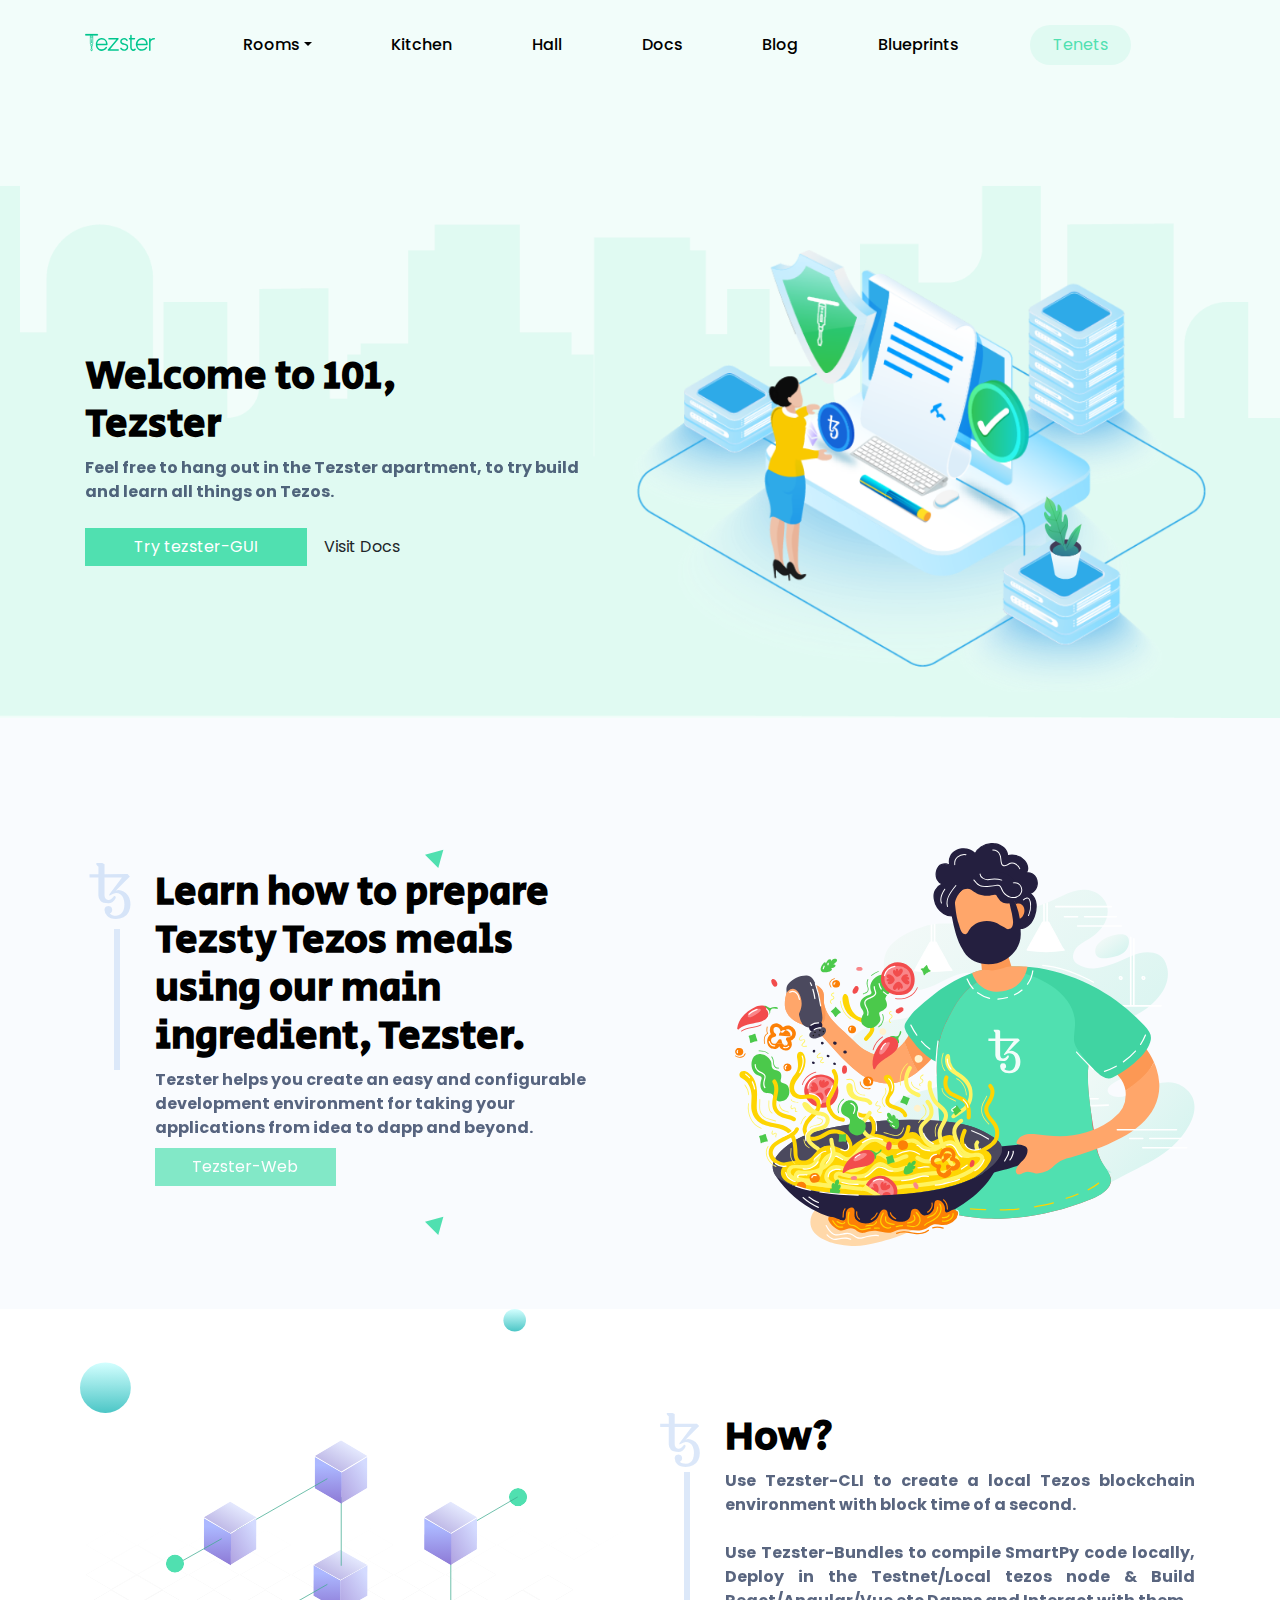
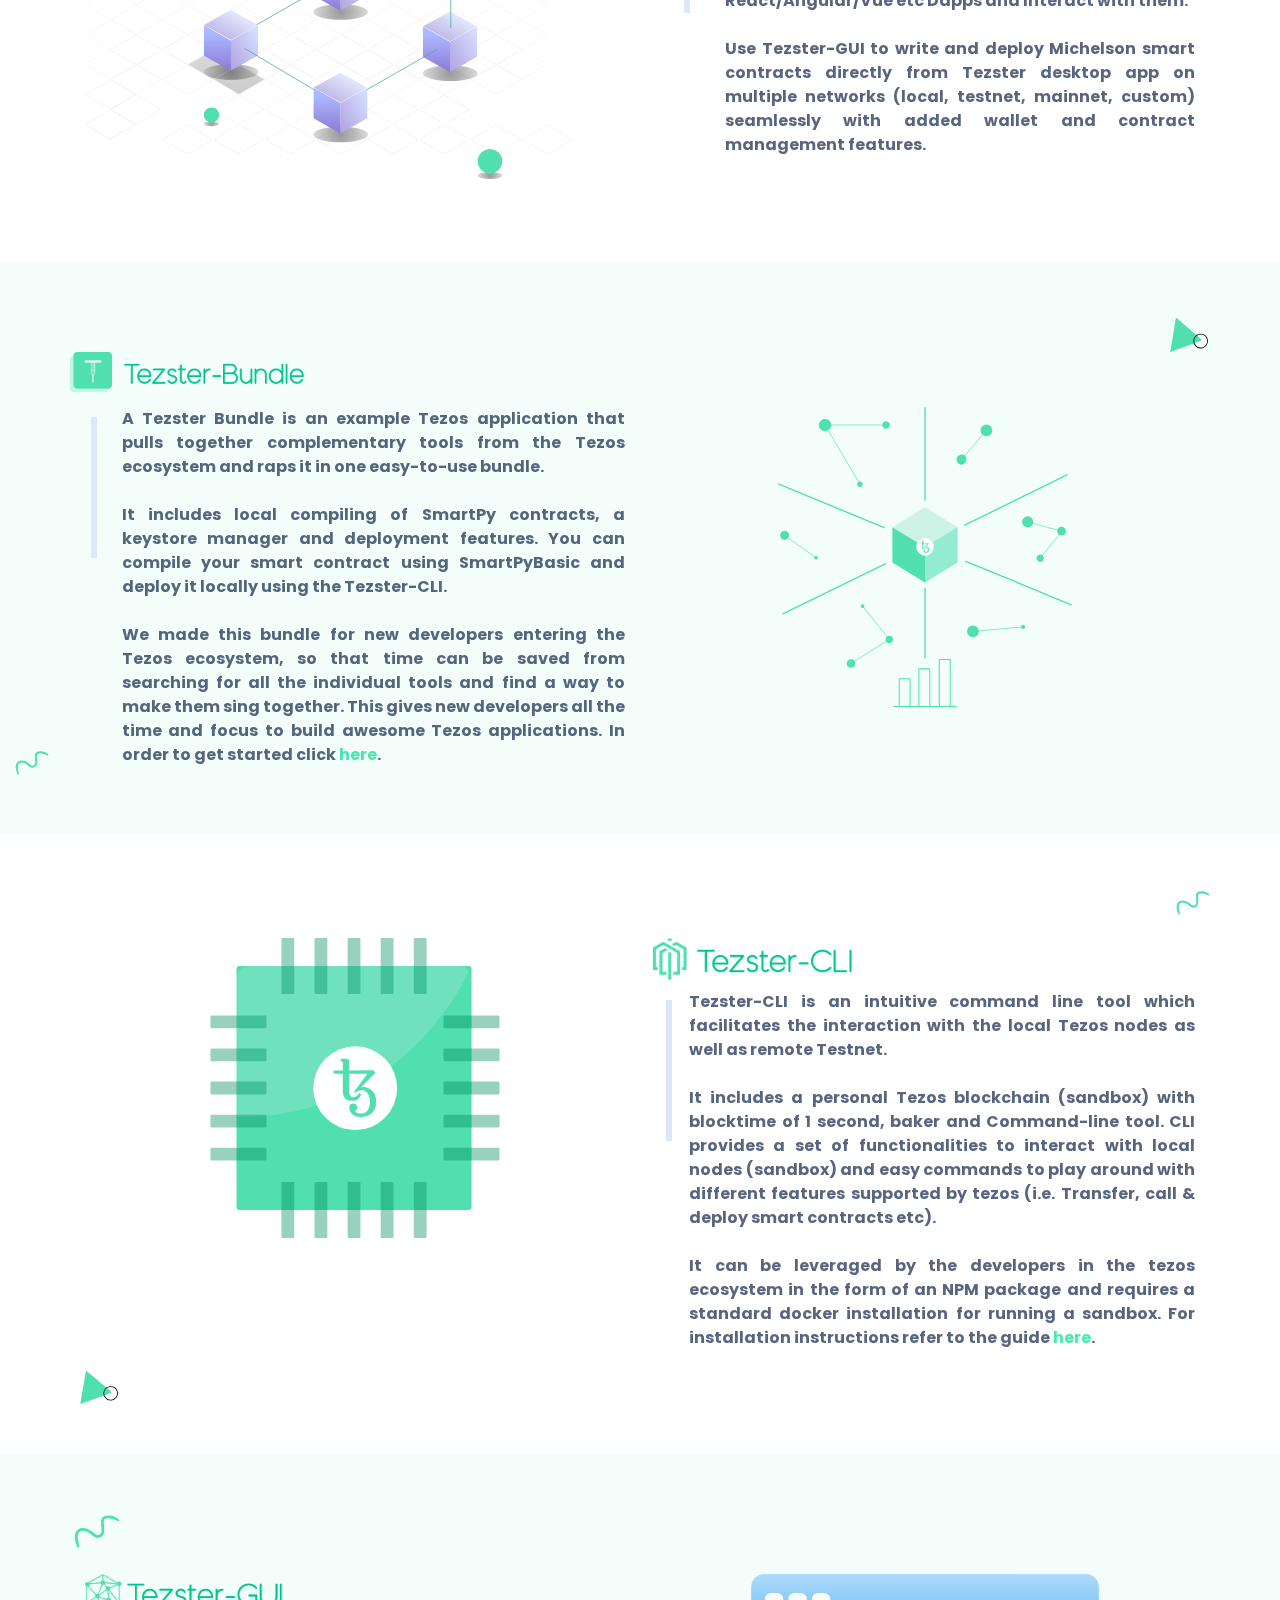
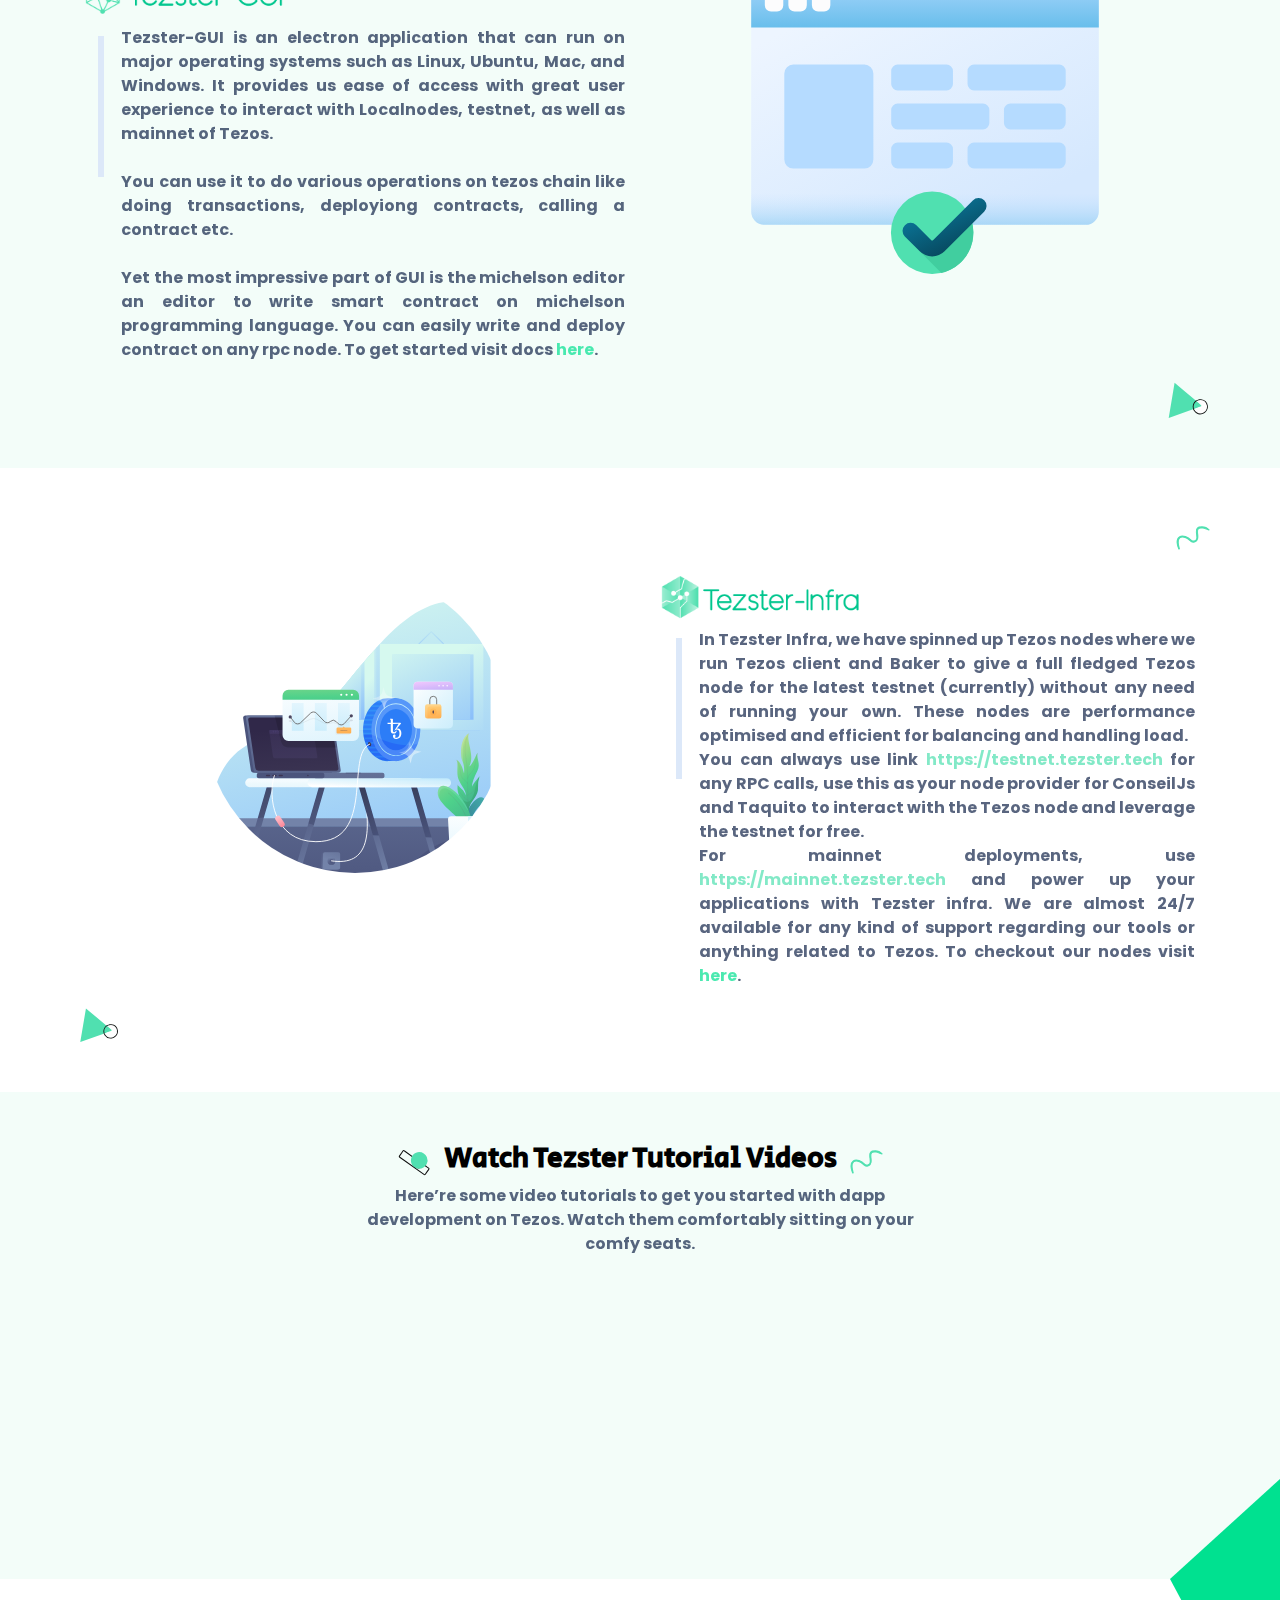
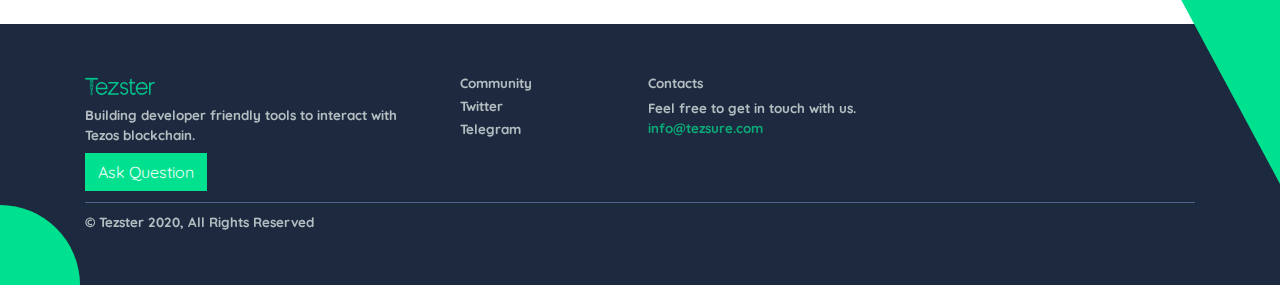
<file: index.html>
<!DOCTYPE html>
<html lang="en">
    <head>
        <meta charset="UTF-8" />
        <meta name="viewport" content="width=device-width, initial-scale=1.0" />
        <meta name="theme-color" content="#50e0b0" />
        <meta name="msapplication-navbutton-color" content="#50e0b0" />
        <link rel="icon" href="./assets/Group 37312@2x.png" />
        <title>Tezster</title>
        <meta
            name="description"
            content="Building developer-friendly tools to interact with Tezos blockchain."
        />
        <meta
            name="keywords"
            content="tezster,tezster-bundle,tezster-cli,tezster-gui,tezster-infra,tezos-tool"
        />
        <meta name="robots" content="index, follow" />
        <meta name="copyright" content="Tezsure India Pvt Ltd" />
        <meta name="language" content="EN" />

        <link rel="stylesheet" href="./css/index.css" />
        <link rel="stylesheet" href="./css/bootstrap.min.css" />
        <link rel="canonical" href="https://www.tezster.tech/" />
        <link rel="alternate" href="https://tezster.tech/" />
    </head>

    <body>
        <main role="main">
            <div
                class="container-fluid section-1-container-fluid"
                style="padding-right: 0px; padding-left: 0px"
            >
                <header class="main-header" style="width: 100%">
                    <nav
                        class="navbar navbar-expand-md navbar-expand-lg navbar-light bg-light"
                    >
                        <div class="container">
                            <a class="navbar-brand" href="#">
                                <img
                                    src="./assets/Group 40.svg"
                                    width="70"
                                    height="25"
                                    class="d-inline-block align-top"
                                    alt="./assets/404-not-found.png"
                                    loading="lazy"
                                />
                            </a>
                            <button
                                class="navbar-toggler"
                                type="button"
                                data-toggle="collapse"
                                data-target="#navbarCollapse"
                                aria-controls="navbarCollapse"
                                aria-expanded="false"
                                aria-label="Toggle navigation"
                            >
                                <span class="navbar-toggler-icon"></span>
                            </button>
                            <div
                                class="collapse navbar-collapse"
                                id="navbarCollapse"
                            >
                                <ul class="navbar-nav mr-auto">
                                    <li
                                        class="nav-item dropdown show header-text"
                                    >
                                        <a
                                            class="nav-link dropdown-toggle"
                                            href="#"
                                            id="rooms"
                                            data-toggle="dropdown"
                                            aria-haspopup="true"
                                            aria-expanded="true"
                                            >Rooms</a
                                        >
                                        <div
                                            class="dropdown-menu"
                                            aria-labelledby="rooms"
                                        >
                                            <a class="dropdown-item" href="#how"
                                                >How?</a
                                            >
                                            <a
                                                class="dropdown-item"
                                                href="#tezster-bundle"
                                                >Tezster-Bundle</a
                                            >
                                            <a
                                                class="dropdown-item"
                                                href="#tezster-cli"
                                                >Tezster-Cli</a
                                            >
                                            <a
                                                class="dropdown-item"
                                                href="#tezster-gui"
                                                >Tezster-GUI</a
                                            >
                                            <a
                                                class="dropdown-item"
                                                href="#tezster-infra"
                                                >Tezster-Infra</a
                                            >
                                        </div>
                                    </li>
                                    <li class="nav-item header-text">
                                        <a class="nav-link" href="#kitchen"
                                            >Kitchen</a
                                        >
                                    </li>
                                    <li class="nav-item header-text">
                                        <a
                                            class="nav-link"
                                            href="#hall"
                                            tabindex="-1"
                                            aria-disabled="true"
                                            >Hall</a
                                        >
                                    </li>
                                    <li class="nav-item header-text">
                                        <a
                                            class="nav-link"
                                            href="https://docs.tezster.tech"
                                            tabindex="-1"
                                            aria-disabled="true"
                                            target="_blank"
                                            >Docs</a
                                        >
                                    </li>
                                    <li class="nav-item header-text">
                                        <a
                                            class="nav-link"
                                            href="https://medium.com/tezsure"
                                            tabindex="-1"
                                            aria-disabled="true"
                                            target="_blank"
                                            >Blog</a
                                        >
                                    </li>
                                    <li class="nav-item header-text">
                                        <a
                                            class="nav-link"
                                            href="https://github.com/Tezsure"
                                            tabindex="-1"
                                            aria-disabled="true"
                                            target="_blank"
                                            >Blueprints</a
                                        >
                                    </li>
                                    <!-- <li class="nav-item header-text">
                                    <a class="nav-link" href="#" tabindex="-1" aria-disabled="true">Meet</a>
                                </li> -->
                                    <li
                                        class="nav-item signup-button"
                                        style="width: max-content"
                                    >
                                        <a
                                            class="nav-link signup-button-text"
                                            href="https://t.me/tezster"
                                            tabindex="-1"
                                            aria-disabled="true"
                                            target="_blank"
                                            >Tenets</a
                                        >
                                    </li>
                                </ul>
                            </div>
                        </div>
                    </nav>
                </header>
                <img
                    class="image-container"
                    src="./assets/Group 37291.png"
                    alt="./assets/404-not-found.png"
                />
                <div class="container-info">
                    <div class="container">
                        <h1 class="carousel-header section-1-header">
                            Welcome to 101, Tezster
                        </h1>
                        <p
                            class="carousel-paragraph section-2-paragraph desciption-1-section"
                        >
                            Feel free to hang out in the Tezster apartment, to
                            try build and learn all things on Tezos.
                        </p>
                        <a
                            href="https://docs.tezster.tech/playground-setup/downloading-tezster-gui"
                            class="btn btn-primary my-2 btn-try"
                            target="_blank"
                            >Try tezster-GUI</a
                        >
                        <a
                            href="https://docs.tezster.tech"
                            class="btn my-2 btn-demo"
                            target="_blank"
                            >Visit Docs</a
                        >
                    </div>
                </div>
            </div>
            <div id="kitchen" class="container-fluid section-2">
                <div
                    class="container section-2-container"
                    style="padding-top: 10%; padding-bottom: 5%"
                >
                    <div class="row">
                        <div class="col-md-7">
                            <div class="section-3-flex-container">
                                <div
                                    class="section-3-inner-flex"
                                    style="
                                        justify-content: start;
                                        margin-top: 20px;
                                        margin-right: 20px;
                                    "
                                >
                                    <img
                                        src="./assets/Group 36052.svg"
                                        class="d-inline-block align-centre section-2-tezos"
                                        alt="./assets/404-not-found.png"
                                        loading=" lazy"
                                    />
                                    <div
                                        class="section-2-verticle-line"
                                        style="margin-top: 10px"
                                    ></div>
                                </div>
                                <div class="section-3-inner-flex">
                                    <img
                                        src="./assets/Polygon 3.svg"
                                        width="70"
                                        height="25"
                                        class="d-inline-block align-centre section-2-group"
                                        alt="./assets/404-not-found.png"
                                        loading=" lazy"
                                    />
                                    <h1
                                        class="carousel-header how-section-header"
                                    >
                                        Learn how to prepare Tezsty Tezos meals
                                        using our main ingredient, Tezster.
                                    </h1>
                                    <p
                                        class="carousel-paragraph section-2-paragraph"
                                        style="width: 80%"
                                    >
                                        Tezster helps you create an easy and
                                        configurable development environment for
                                        taking your applications from idea to
                                        dapp and beyond.<br />
                                        <a
                                            href="javascript:void(0);"
                                            data-toggle="tooltip"
                                            disabled="true"
                                            class="btn btn-primary my-2 btn-try btn-tezster-web"
                                            title="Comming soon"
                                            data-placement="bottom"
                                            >Tezster-Web</a
                                        >
                                    </p>
                                    <img
                                        src="./assets/Polygon 3.svg"
                                        width="70"
                                        height="25"
                                        class="d-inline-block align-centre section-2-group"
                                        alt="./assets/404-not-found.png"
                                        loading=" lazy"
                                    />
                                </div>
                            </div>
                        </div>
                        <div class="col-md-5" style="padding-left: 0">
                            <img
                                src="./assets/Group 37286.svg"
                                class="d-inline-block align-centre section-2-group section-2-image2"
                                alt="./assets/404-not-found.png"
                                loading=" lazy"
                            />
                        </div>
                    </div>
                </div>
            </div>
            <div
                id="how"
                class="container-fluid section-3"
                style="background-color: #fff"
            >
                <div
                    class="container section-3-container"
                    style="margin-top: 0%; background-color: #fff"
                >
                    <div class="row section-3-image-container">
                        <img
                            src="./assets/Group.svg"
                            width="500"
                            class="d-inline-block align-centre section-3-logo1"
                            alt="./assets/404-not-found.png"
                            loading=" lazy"
                            style="width: 40%; padding-left: 10px"
                        />
                    </div>
                    <div class="row">
                        <div class="col-md-6 section-3-image-container">
                            <img
                                src="./assets/Group 2.svg"
                                height="400"
                                class="d-inline-block align-centre section-2-group section-3-image2"
                                alt="./assets/404-not-found.png"
                                loading=" lazy"
                            />
                        </div>
                        <div class="col-md-6">
                            <div class="section-3-flex-container">
                                <div
                                    class="section-3-inner-flex"
                                    style="
                                        justify-content: start;
                                        margin-right: 20px;
                                    "
                                >
                                    <img
                                        src="./assets/Group 36052.svg"
                                        class="d-inline-block align-centre section-2-tezos"
                                        alt="./assets/404-not-found.png"
                                        loading=" lazy"
                                    />
                                    <div class="section-2-verticle-line"></div>
                                </div>
                                <div class="section-3-inner-flex">
                                    <h1 class="carousel-header">How?<br /></h1>
                                    <p
                                        class="carousel-paragraph section-2-paragraph"
                                        style="text-align: justify"
                                    >
                                        Use Tezster-CLI to create a local Tezos
                                        blockchain environment with block time
                                        of a second. <br /><br />
                                        Use Tezster-Bundles to compile SmartPy
                                        code locally, Deploy in the
                                        Testnet/Local tezos node & Build
                                        React/Angular/Vue etc Dapps and Interact
                                        with them. <br /><br />
                                        Use Tezster-GUI to write and deploy
                                        Michelson smart contracts directly from
                                        Tezster desktop app on multiple networks
                                        (local, testnet, mainnet, custom)
                                        seamlessly with added wallet and
                                        contract management features.
                                    </p>
                                </div>
                            </div>
                        </div>
                    </div>
                </div>
            </div>
            <div
                id="tezster-bundle"
                class="container-fluid section-4"
                style="background-color: #f3fdf9"
            >
                <div
                    class="container section-4-container"
                    style="
                        padding-top: 4%;
                        margin-top: 4%;
                        padding-bottom: 4%;
                        background-color: #f3fdf9;
                    "
                >
                    <div class="row" style="justify-content: flex-end">
                        <img
                            src="./assets/ic-4.svg"
                            class="d-inline-block align-centre section-2-tezos"
                            alt="./assets/404-not-found.png"
                            loading=" lazy"
                        />
                    </div>
                    <div class="row tezster-bundle-container">
                        <img
                            src="./assets/Group 37299@2x.png"
                            class="d-inline-block align-centre tezter-bundle-image"
                            alt="./assets/404-not-found.png"
                            loading=" lazy"
                        />
                    </div>
                    <div class="row section-4-details-container">
                        <div class="col-md-6">
                            <div class="section-3-flex-container">
                                <div class="section-3-inner-flex">
                                    <div class="section-3-verticle-line"></div>
                                    <img
                                        src="./assets/ic-12.svg"
                                        height="40"
                                        class="d-inline-block align-centre"
                                        alt="./assets/404-not-found.png"
                                        loading=" lazy"
                                        style="margin-left: -400%"
                                    />
                                </div>
                                <p
                                    class="carousel-paragraph section-2-paragraph"
                                    style="text-align: justify"
                                >
                                    A Tezster Bundle is an example Tezos
                                    application that pulls together
                                    complementary tools from the Tezos ecosystem
                                    and raps it in one easy-to-use bundle.<br /><br />
                                    It includes local compiling of SmartPy
                                    contracts, a keystore manager and deployment
                                    features. You can compile your smart
                                    contract using SmartPyBasic and deploy it
                                    locally using the Tezster-CLI.<br /><br />
                                    We made this bundle for new developers
                                    entering the Tezos ecosystem, so that time
                                    can be saved from searching for all the
                                    individual tools and find a way to make them
                                    sing together. This gives new developers all
                                    the time and focus to build awesome Tezos
                                    applications. In order to get started click
                                    <a
                                        href="https://github.com/Tezsure/Bundle-react"
                                        target="_blank"
                                        style="
                                            color: #00e190;
                                            text-decoration: none;
                                        "
                                        >here</a
                                    >.
                                </p>
                            </div>
                        </div>
                        <div class="col-md-6 section-4-image-container">
                            <img
                                src="./assets/Group 37297.svg"
                                height="300"
                                class="d-inline-block align-centre section-2-group section-4-image"
                                alt="./assets/404-not-found.png"
                                loading=" lazy"
                            />
                        </div>
                    </div>
                </div>
            </div>
            <div
                id="tezster-cli"
                class="container-fluid section-5"
                style="background-color: #fff"
            >
                <div
                    class="container"
                    style="
                        padding-top: 4%;
                        padding-bottom: 4%;
                        background-color: #fff;
                    "
                >
                    <div class="row" style="justify-content: flex-end">
                        <img
                            src="./assets/ic-12.svg"
                            height="40"
                            class="d-inline-block align-centre"
                            alt="./assets/404-not-found.png"
                            loading=" lazy"
                        />
                    </div>
                    <div class="row" style="margin-top: 15px">
                        <div class="col-md-6 section-5-image-container">
                            <img
                                src="./assets/Group 37300.svg"
                                height="300"
                                class="d-inline-block align-centre section-2-group section-5-image"
                                alt="./assets/404-not-found.png"
                                loading=" lazy"
                            />
                        </div>
                        <div class="col-md-6">
                            <div class="section-3-inner-flex">
                                <img
                                    src="./assets/Group 37301@2x.png"
                                    class="d-inline-block align-left heading-image tezster-cli-image"
                                    alt="./assets/404-not-found.png"
                                    loading=" lazy"
                                    style="position: absolute"
                                />
                                <div
                                    class="section-3-flex-container"
                                    style="
                                        padding-top: 42px;
                                        padding-left: 10px;
                                        margin-top: 10px;
                                    "
                                >
                                    <div class="section-3-verticle-line"></div>
                                    <p
                                        class="carousel-paragraph section-2-paragraph"
                                        style="text-align: justify"
                                    >
                                        Tezster-CLI is an intuitive command line
                                        tool which facilitates the interaction
                                        with the local Tezos nodes as well as
                                        remote Testnet.<br /><br />It includes a
                                        personal Tezos blockchain (sandbox) with
                                        blocktime of 1 second, baker and
                                        Command-line tool. CLI provides a set of
                                        functionalities to interact with local
                                        nodes (sandbox) and easy commands to
                                        play around with different features
                                        supported by tezos (i.e. Transfer, call
                                        & deploy smart contracts etc).<br /><br />
                                        It can be leveraged by the developers in
                                        the tezos ecosystem in the form of an
                                        NPM package and requires a standard
                                        docker installation for running a
                                        sandbox. For installation instructions
                                        refer to the guide
                                        <a
                                            href="https://docs.cli.tezster.tech/"
                                            target="_blank"
                                            style="
                                                color: #00e190;
                                                text-decoration: none;
                                            "
                                            >here</a
                                        >.
                                    </p>
                                </div>
                            </div>
                        </div>
                    </div>
                    <div class="row" style="justify-content: flex-start">
                        <img
                            src="./assets/ic-4.svg"
                            class="d-inline-block align-centre section-2-tezos"
                            alt="./assets/404-not-found.png"
                            loading=" lazy"
                        />
                    </div>
                </div>
            </div>
            <div
                id="tezster-gui"
                class="container-fluid section-6"
                style="background-color: #f3fdf9"
            >
                <div
                    class="container"
                    style="
                        padding-top: 4%;
                        padding-bottom: 4%;
                        background-color: #f3fdf9;
                    "
                >
                    <div class="row" style="justify-content: flex-start">
                        <img
                            src="./assets/ic-12.svg"
                            class="d-inline-block align-centre section-2-tezos"
                            alt="./assets/404-not-found.png"
                            loading=" lazy"
                        />
                    </div>
                    <div class="row" style="margin-top: 15px">
                        <div class="col-md-6">
                            <div class="section-3-inner-flex">
                                <img
                                    src="./assets/Group 37302@2x.png"
                                    class="d-inline-block align-left heading-image tezster-gui-image"
                                    alt="./assets/404-not-found.png"
                                    loading=" lazy"
                                    style="position: absolute"
                                />
                                <div
                                    class="section-3-flex-container"
                                    style="
                                        padding-top: 42px;
                                        padding-left: 12px;
                                        margin-top: 10px;
                                    "
                                >
                                    <div class="section-3-verticle-line"></div>
                                    <p
                                        class="carousel-paragraph section-2-paragraph"
                                        style="text-align: justify"
                                    >
                                        Tezster-GUI is an electron application
                                        that can run on major operating systems
                                        such as Linux, Ubuntu, Mac, and Windows.
                                        It provides us ease of access with great
                                        user experience to interact with
                                        Localnodes, testnet, as well as mainnet
                                        of Tezos.<br /><br />
                                        You can use it to do various operations
                                        on tezos chain like doing transactions,
                                        deployiong contracts, calling a contract
                                        etc.<br /><br />
                                        Yet the most impressive part of GUI is
                                        the michelson editor an editor to write
                                        smart contract on michelson programming
                                        language. You can easily write and
                                        deploy contract on any rpc node. To get
                                        started visit docs
                                        <a
                                            href="https://docs.tezster.tech/"
                                            style="
                                                color: #00e190;
                                                text-decoration: none;
                                            "
                                            target="_blank"
                                            >here</a
                                        >.
                                    </p>
                                </div>
                            </div>
                        </div>
                        <div class="col-md-6 section-6-image-container">
                            <img
                                src="./assets/Group 37303.svg"
                                height="300"
                                class="d-inline-block align-centre section-2-group section-6-image"
                                alt="./assets/404-not-found.png"
                                loading=" lazy"
                            />
                        </div>
                    </div>
                    <div class="row" style="justify-content: flex-end">
                        <img
                            src="./assets/ic-4.svg"
                            height="40"
                            class="d-inline-block align-centre"
                            alt="./assets/404-not-found.png"
                            loading=" lazy"
                        />
                    </div>
                </div>
            </div>
            <div
                id="tezster-infra"
                class="container-fluid section-7"
                style="background-color: #fff"
            >
                <div
                    class="container"
                    style="
                        padding-top: 4%;
                        padding-bottom: 4%;
                        background-color: #fff;
                    "
                >
                    <div class="row" style="justify-content: flex-end">
                        <img
                            src="./assets/ic-12.svg"
                            height="40"
                            class="d-inline-block align-centre"
                            alt="./assets/404-not-found.png"
                            loading=" lazy"
                        />
                    </div>
                    <div class="row" style="margin-top: 15px">
                        <div class="col-md-6 section-7-image-container">
                            <img
                                src="./assets/Mask Group 5.svg"
                                height="300"
                                class="d-inline-block align-centre section-2-group section-7-image"
                                alt="./assets/404-not-found.png"
                                loading=" lazy"
                            />
                        </div>
                        <div class="col-md-6">
                            <div class="section-3-inner-flex">
                                <img
                                    src="./assets/Group 37304@2x.png"
                                    class="heading-image tezster-infra-image"
                                    alt="./assets/404-not-found.png"
                                    loading=" lazy"
                                    style="position: absolute"
                                />
                                <div
                                    class="section-3-flex-container"
                                    style="
                                        padding-top: 45px;
                                        padding-left: 20px;
                                        margin-top: 10px;
                                    "
                                >
                                    <div class="section-3-verticle-line"></div>
                                    <p
                                        class="carousel-paragraph section-2-paragraph"
                                        style="text-align: justify"
                                    >
                                        In Tezster Infra, we have spinned up
                                        Tezos nodes where we run Tezos client
                                        and Baker to give a full fledged Tezos
                                        node for the latest testnet (currently)
                                        without any need of running your own.
                                        These nodes are performance optimised
                                        and efficient for balancing and handling
                                        load.<br />
                                        You can always use link
                                        <span class="infra-link"
                                            >https://testnet.tezster.tech</span
                                        >
                                        for any RPC calls, use this as your node
                                        provider for ConseilJs and Taquito to
                                        interact with the Tezos node and
                                        leverage the testnet for free.<br />
                                        For mainnet deployments, use
                                        <span class="infra-link"
                                            >https://mainnet.tezster.tech</span
                                        >
                                        and power up your applications with
                                        Tezster infra. We are almost 24/7
                                        available for any kind of support
                                        regarding our tools or anything related
                                        to Tezos. To checkout our nodes visit
                                        <a
                                            href="./nodes.html"
                                            style="
                                                color: #00e190;
                                                text-decoration: none;
                                            "
                                            target="_blank"
                                            >here</a
                                        >.
                                    </p>
                                </div>
                            </div>
                        </div>
                    </div>
                    <div class="row" style="justify-content: flex-start">
                        <img
                            src="./assets/ic-4.svg"
                            class="d-inline-block align-centre section-2-tezos"
                            alt="./assets/404-not-found.png"
                            loading=" lazy"
                        />
                    </div>
                </div>
            </div>
            <div
                id="hall"
                class="container-fluid section-8"
                style="background-color: #f3fdf9"
            >
                <div
                    class="container"
                    style="
                        padding-top: 4%;
                        padding-bottom: 4%;
                        background-color: #f3fdf9;
                    "
                >
                    <div
                        class="row hall-header"
                        style="justify-content: center"
                    >
                        <img
                            src="./assets/ic-6.svg"
                            height="40"
                            class="d-inline-block align-centre"
                            alt="./assets/404-not-found.png"
                            loading=" lazy"
                        />
                        <h3
                            class="carousel-header section-8-header"
                            style="padding-left: 10px; padding-right: 10px"
                        >
                            Watch Tezster Tutorial Videos
                        </h3>
                        <img
                            src="./assets/ic-12.svg"
                            height="40"
                            class="d-inline-block align-centre"
                            alt="./assets/404-not-found.png"
                            loading=" lazy"
                        />
                    </div>
                    <div class="row" style="justify-content: center">
                        <p
                            class="carousel-paragraph section-2-paragraph section-8-text"
                            style="text-align: center; width: 50%"
                        >
                            Here’re some video tutorials to get you started with
                            dapp development on Tezos. Watch them comfortably
                            sitting on your comfy seats.
                        </p>
                    </div>
                    <div
                        class="row"
                        style="justify-content: center; text-align: center"
                    >
                        <div class="videos-container">
                            <div class="row" style="justify-content: center">
                                <div class="col-md-4">
                                    <iframe
                                        src="https://www.youtube.com/embed/ZqtML4d3BxE?rel=0&controls=0&modestbranding=1"
                                        frameborder="0"
                                        allow="accelerometer; autoplay; clipboard-write; encrypted-media; gyroscope; picture-in-picture"
                                        allowfullscreen
                                        style="border-radius: 10px !important"
                                    ></iframe>
                                </div>
                                <div class="col-md-4">
                                    <iframe
                                        src="https://www.youtube.com/embed/KXTDmucKOI0?rel=0&controls=0&modestbranding=1"
                                        frameborder="0"
                                        allow="accelerometer; autoplay; clipboard-write; encrypted-media; gyroscope; picture-in-picture"
                                        allowfullscreen
                                        style="border-radius: 10px !important"
                                    ></iframe>
                                </div>
                                <div class="col-md-4">
                                    <iframe
                                        src="https://www.youtube.com/embed/6nHrkNBIDIA?rel=0&controls=0&modestbranding=1"
                                        frameborder="0"
                                        allow="accelerometer; autoplay; clipboard-write; encrypted-media; gyroscope; picture-in-picture"
                                        allowfullscreen
                                        style="border-radius: 10px !important"
                                    ></iframe>
                                </div>
                            </div>
                        </div>
                    </div>
                </div>
                <div class="row" style="justify-content: flex-end">
                    <div class="triangle-design arrow-left"></div>
                </div>
            </div>
            <!-- <div class="container-fluid section-9" style="background-color: #f3fdf9">
            <div class="container" style="padding-top: 4%;padding-bottom: 4%; background-color: #f3fdf9">
                <div class="row" style="justify-content: center;">
                    <h3 class="carousel-header" style="padding-left: 10px; padding-right: 10px;">Happy Customers</h3>
                </div>
                <div class="row" style="justify-content: center;">
                    <p class="carousel-paragraph section-2-paragraph" style="text-align: center; width: 50%;">
                        The words of these guys are pure pleasure
                    </p>
                </div>
                <div class="row" style="justify-content: center;">
                    <div class="card-deck">
                        <div class="card">
                            <div class="card-body">
                                <p class="card-text carousel-paragraph section-9-paragraph"
                                    style="text-align: justify;">This is a wider card with supporting text below as a
                                    natural
                                    lead-in to additional content. This content is a little bit longer.</p>
                            </div>
                            <div class="card-footer">
                                <p class="card-text carousel-paragraph section-9-paragraph"
                                    style="text-align: justify;">😊 96% awesomeness</p>
                            </div>
                            <div class="card-footer">
                                <p class="card-text carousel-paragraph section-9-paragraph card-footer-txt-section-9"
                                    style="text-align: justify;">Mark Zukerberg <img src="./assets/duckduckgo1600.png"
                                        class="card-img-top" />
                                </p>
                            </div>
                        </div>
                        <div class="card">
                            <div class="card-body">
                                <p class="card-text carousel-paragraph section-9-paragraph"
                                    style="text-align: justify;">This card has supporting text below as a natural
                                    lead-in to
                                    additional content.</p>

                            </div>
                            <div class="card-footer">
                                <p class="card-text carousel-paragraph section-9-paragraph"
                                    style="text-align: justify;">👍 96% awesomeness</p>
                            </div>
                            <div class="card-footer">
                                <p class="card-text carousel-paragraph section-9-paragraph card-footer-txt-section-9"
                                    style="text-align: justify;">Mark Zukerberg <img src="./assets/duckduckgo1600.png"
                                        class="card-img-top" />
                                </p>
                            </div>
                        </div>
                        <div class="card">
                            <div class="card-body">
                                <p class="card-text carousel-paragraph section-9-paragraph"
                                    style="text-align: justify;">This is a wider card with supporting text below as
                                    a
                                    natural
                                    lead-in to additional content. This card has even longer content than the first
                                    to
                                    show that equal height action.</p>
                            </div>
                            <div class="card-footer">
                                <p class="card-text carousel-paragraph section-9-paragraph"
                                    style="text-align: justify;">🔥 96% awesomeness</p>
                            </div>
                            <div class="card-footer">
                                <p class="card-text carousel-paragraph section-9-paragraph card-footer-txt-section-9"
                                    style="text-align: justify;">Mark Zukerberg <img src="./assets/duckduckgo1600.png"
                                        class="card-img-top">
                                </p>
                            </div>
                        </div>
                    </div>
                </div>
            </div>
            <div class="row" style="justify-content: flex-end;">
                <div class="triangle-design arrow-left">
                </div>
            </div>
        </div> -->
            <div
                class="container-fluid section-10"
                style="background-color: #fff"
            >
                <div class="row" style="justify-content: flex-end">
                    <div class="triangle-design arrow-right"></div>
                </div>
            </div>
            <div
                class="container-fluid section-11"
                style="background-color: #1d293f; margin-top: -160px"
            >
                <div
                    class="container"
                    style="background-color: #1d293f; padding-top: 4%"
                >
                    <div
                        class="container"
                        style="
                            background-color: #1d293f;
                            padding-left: 0;
                            margin-bottom: 1%;
                        "
                    >
                        <div class="row footer-row">
                            <div class="col-md-4">
                                <img
                                    src="./assets/Group 40.svg"
                                    width="70"
                                    height="25"
                                    class="d-inline-block align-top"
                                    alt="./assets/404-not-found.png"
                                    loading=" lazy"
                                    style="margin-bottom: 2%"
                                />
                                <p
                                    class="carousel-paragraph section-2-paragraph"
                                    style="
                                        text-align: start;
                                        color: #f3fdf9;
                                        margin-bottom: 2%;
                                    "
                                >
                                    Building developer friendly tools to
                                    interact with Tezos blockchain.
                                </p>
                                <a
                                    class="btn btn-md btn-success section-10-button"
                                    href="https://tezconnect.typeform.com/to/cXgWp2"
                                    target="_blank"
                                    role="button"
                                    >Ask Question</a
                                >
                            </div>
                            <div class="col-md-2">
                                <p
                                    class="carousel-paragraph section-2-paragraph"
                                    style="
                                        text-align: start;
                                        color: #f3fdf9;
                                        margin-bottom: 2%;
                                    "
                                >
                                    Community
                                </p>
                                <p
                                    class="carousel-paragraph section-2-paragraph"
                                    style="
                                        text-align: start;
                                        color: #f3fdf9;
                                        margin-bottom: 2%;
                                    "
                                >
                                    <a
                                        style="
                                            text-align: start;
                                            color: #f3fdf9;
                                            margin-bottom: 2%;
                                            text-decoration: none;
                                        "
                                        href="https://twitter.com/tezsure"
                                        target="_blank"
                                        >Twitter
                                    </a>
                                </p>
                                <p
                                    class="carousel-paragraph section-2-paragraph"
                                    style="
                                        text-align: start;
                                        color: #f3fdf9;
                                        margin-bottom: 2%;
                                    "
                                >
                                    <a
                                        style="
                                            text-align: start;
                                            color: #f3fdf9;
                                            margin-bottom: 2%;
                                            text-decoration: none;
                                        "
                                        href="https://t.me/tezster"
                                        target="_blank"
                                        >Telegram
                                    </a>
                                </p>
                            </div>
                            <div class="col-md-6">
                                <p
                                    class="carousel-paragraph section-2-paragraph"
                                    style="
                                        text-align: start;
                                        color: #f3fdf9;
                                        margin-bottom: 1%;
                                    "
                                >
                                    Contacts
                                </p>
                                <p
                                    class="carousel-paragraph section-2-paragraph"
                                    style="
                                        text-align: start;
                                        color: #f3fdf9;
                                        margin-bottom: 0%;
                                    "
                                >
                                    Feel free to get in touch with us.
                                </p>

                                <p
                                    class="carousel-paragraph section-2-paragraph"
                                    style="
                                        text-align: start;
                                        color: #00e190;
                                        margin-bottom: 2%;
                                    "
                                >
                                    <a
                                        style="
                                            text-align: start;
                                            color: #00e190;
                                            margin-bottom: 2%;
                                            text-decoration: none;
                                        "
                                        href="mailto:info@tezsure.com"
                                        >info@tezsure.com
                                    </a>
                                </p>
                            </div>
                        </div>
                    </div>
                    <div
                        class="container"
                        style="
                            background-color: #1d293f;
                            border-top: 1px solid #4d638a;
                        "
                    >
                        <div
                            class="row section-11-footer-text"
                            style="padding-top: 10px"
                        >
                            <p
                                class="carousel-paragraph section-2-paragraph footer-copyright"
                                style="
                                    text-align: start;
                                    color: #f3fdf9;
                                    margin-bottom: 2%;
                                "
                            >
                                © Tezster 2020, All Rights Reserved
                            </p>
                        </div>
                    </div>
                </div>
                <div class="row" style="margin-top: -50px">
                    <div class="quarter-cicle"></div>
                </div>
            </div>
        </main>
        <script src="./js/jquery-3.5.1.slim.min.js"></script>
        <script src="./js/popper.js"></script>
        <script src="./js/bootstrap.min.js"></script>
        <script src="./js/index.js"></script>
    </body>
</html>
</file>
<file: css/index.css>
@import url('https://fonts.googleapis.com/css2?family=Poppins:wght@300&display=swap');
@import url('https://fonts.googleapis.com/css2?family=Secular+One&display=swap');
@import url('https://fonts.googleapis.com/css2?family=Quicksand:wght@300&display=swap');
@import url('https://fonts.googleapis.com/css2?family=Piazzolla:wght@200&display=swap');
@import url('./section-1.css');
@import url('./section-2.css');
@import url('./section-3.css');
:root {
  --tezster-button-color: #50e0b0;
  --text-font: 'Poppins', sans-serif;
  --background-color: #f9fbfe;
}
* {
  border-radius: 0 !important;
  font-family: var(--text-font);
}
.card:nth-of-type(even) {
  background: #00e190 !important;
  color: #fff !important;
  border: 1px solid #00e190 !important;
  box-shadow: 0 0.125rem 3.25rem rgba(0, 0, 0, 0.075) !important;
}
.card:nth-of-type(odd) {
  background: #fff !important;
  color: #13254a !important;
  border: 1px solid #fff !important;
  box-shadow: 0 0.125rem 3.25rem rgba(0, 0, 0, 0.075) !important;
}
.card-footer {
  padding: 0.75rem 1.25rem !important;
  background-color: transparent !important;
  border-top: unset !important;
}
.card:nth-of-type(even) .section-9-paragraph {
  font: normal normal medium 22px/33px Poppins;
  letter-spacing: 0 !important;
  opacity: 0.7 !important;
  text-align: justify !important;
  color: #fff;
}
.card:nth-of-type(odd) .section-9-paragraph {
  font: normal normal medium 22px/33px Poppins;
  letter-spacing: 0 !important;
  opacity: 0.7 !important;
  text-align: justify !important;
  color: #13254a;
}
.card-footer-txt-section-9 {
  display: flex;
  flex-direction: row;
  justify-content: space-between;
}
.arrow-left {
  width: 0;
  height: 0;
  border-top: 100px solid transparent;
  border-right: 110px solid #00e190;
}
.arrow-right {
  width: 0;
  height: 0;
  border-top: 0 solid transparent;
  border-bottom: 205px solid transparent;
  border-right: 110px solid #00e190;
}
.section-10-button {
  background-color: #00e190 !important;
  border-color: #00e190 !important;
  color: #f3fdf9 !important;
  font-size: small;
}
.section-11 {
  font-size: smaller !important;
}
.quarter-cicle {
  width: 80px;
  height: 80px;
  background: #00e190;
  border-radius: 0 90px 0 0 !important;
}
.btn-tezster-web {
  width: 40%;
}
*:focus {
  outline: none !important;
}
img.d-inline-block.align-centre.tezter-bundle-image {
  height: 40px !important;
}
.navbar-light .navbar-toggler {
  border: 0 !important;
}
.container-info {
  position: absolute;
  bottom: 20%;
  left: 0;
  width: 100%;
}
.section-1-header {
  width: 40% !important;
}
.section-1-container-fluid {
  padding-right: 0;
  padding-left: 0;
  position: relative;
}
.heading-image {
  height: 12%;
  cursor: pointer;
}
.section-4-details-container {
  margin-top: 15px;
}
.card-img-top {
  width: 30px !important;
  height: 30px !important;
}
.section-9 {
  border-top: 2px solid #fff;
}
.tezster-gui-image {
  height: 10% !important;
  z-index: 999;
}
.tezter-bundle-image {
  z-index: 999;
}
.how-section-header {
  width: 70%;
}
.tezster-cli-image {
  margin-left: -2px;
  height: 10%;
}
.tezster-infra-image {
  /* height: 15% !important; */
  z-index: 9999;
}
.desciption-1-section {
  width: 45% !important;
}
.footer-row p {
  font-family: 'Quicksand', sans-serif;
}
.footer-row a {
  font-family: 'Quicksand', sans-serif;
}
.footer-copyright {
  font-family: 'Quicksand', sans-serif;
}
.infra-link {
  color: #50e0b0;
}
iframe {
  width: 100%;
}
button:focus {
  outline: none !important;
}
p {
  font-weight: bold;
}
@media only screen and (max-width: 768px) {
  .btn-tezster-web {
    width: 80% !important;
  }
  .section-1-header {
    width: 100% !important;
  }
  .btn-try {
    width: auto;
  }
  .desciption-1-section {
    width: 55% !important;
  }
}
@media only screen and (max-width: 980px) and (min-width: 768px) {
  .btn-tezster-web {
    width: 80% !important;
  }
  .section-1-header {
    width: 60% !important;
  }
  .how-section-header {
    width: 100% !important;
  }
  .desciption-1-section {
    width: 55% !important;
  }
}
@media only screen and (max-width: 670px) {
  .btn-tezster-web {
    width: 80% !important;
  }
  .section-11 p {
    text-align: center !important;
  }
  .section-11 .container {
    text-align: center !important;
  }
  .section-11 .btn-success {
    margin-bottom: 10px !important;
  }
  h1.carousel-header {
    font-size: x-large !important;
    width: 100% !important;
  }
  img.d-inline-block.align-centre.section-2-group {
    width: 80% !important;
  }
  .col-md-5 {
    text-align: center !important;
  }
  p {
    font-size: small !important;
  }
  .section-3 .section-3-logo1 {
    justify-content: center !important;
  }
  .section-3 .section-3-image2 {
    height: 100% !important;
  }
  .section-3 .section-3-image-container {
    text-align: center !important;
    justify-content: center !important;
  }
  .section-2 .section-2-image2 {
    height: 80% !important;
  }
  #myCarousel img.image-container {
    margin-top: 0 !important;
  }
  img.d-inline-block.align-centre.section-2-group.section-4-image {
    height: 80% !important;
  }
  .section-4-image-container {
    text-align: center !important;
  }
  .section-5-image-container {
    text-align: center !important;
  }
  .section-5-image {
    height: 80% !important;
  }
  .section-6-image-container {
    text-align: center !important;
  }
  .section-6-image {
    height: 80% !important;
  }
  .section-7-image-container {
    text-align: center !important;
  }
  .section-7-image {
    height: 80% !important;
  }
  .container-info {
    bottom: 2% !important;
  }
  .image-container {
    margin-top: 0;
  }
  .how-section-header {
    width: 100%;
  }
  .desciption-1-section {
    width: 80% !important;
  }
}
@media only screen and (max-width: 670px) and (min-width: 400px) {
  .section-8-text {
    width: 100% !important;
  }
  .section-11-footer-text {
    justify-content: center;
  }
  .btn-try {
    width: auto;
  }
  .tezster-gui-image {
    height: 10% !important;
  }
  .how-section-header {
    width: 100%;
  }
  .desciption-1-section {
    width: 80% !important;
  }
  .btn-tezster-web {
    width: 80% !important;
  }
}

@media only screen and (max-width: 400px) {
  img.d-inline-block.align-left {
    width: auto !important;
  }
  .section-8-text {
    width: 100% !important;
  }
  .section-11-footer-text {
    justify-content: center;
  }
  .section-4-details-container {
    margin-top: 0px;
  }
  .section-8-header {
    padding-left: 10px;
    padding-right: 10px;
    font-size: large;
    margin-bottom: 0rem !important;
    margin-top: 0.5rem;
  }
  .btn-try {
    width: auto;
  }
  .tezster-infra-image {
    /* height: 15% !important; */
    z-index: 9999;
  }
  .tezster-gui-image {
    height: 8% !important;
  }
  img.d-inline-block.align-left.heading-image.tezster-cli-image {
    height: 8% !important;
  }
  .desciption-1-section {
    width: 80% !important;
  }
  .tezster-bundle-container {
    margin-bottom: 10px;
  }
  .hall-header {
    margin-left: -30px !important;
    margin-right: -30px !important;
  }
  .btn-tezster-web {
    width: 80% !important;
  }
}
</file>
